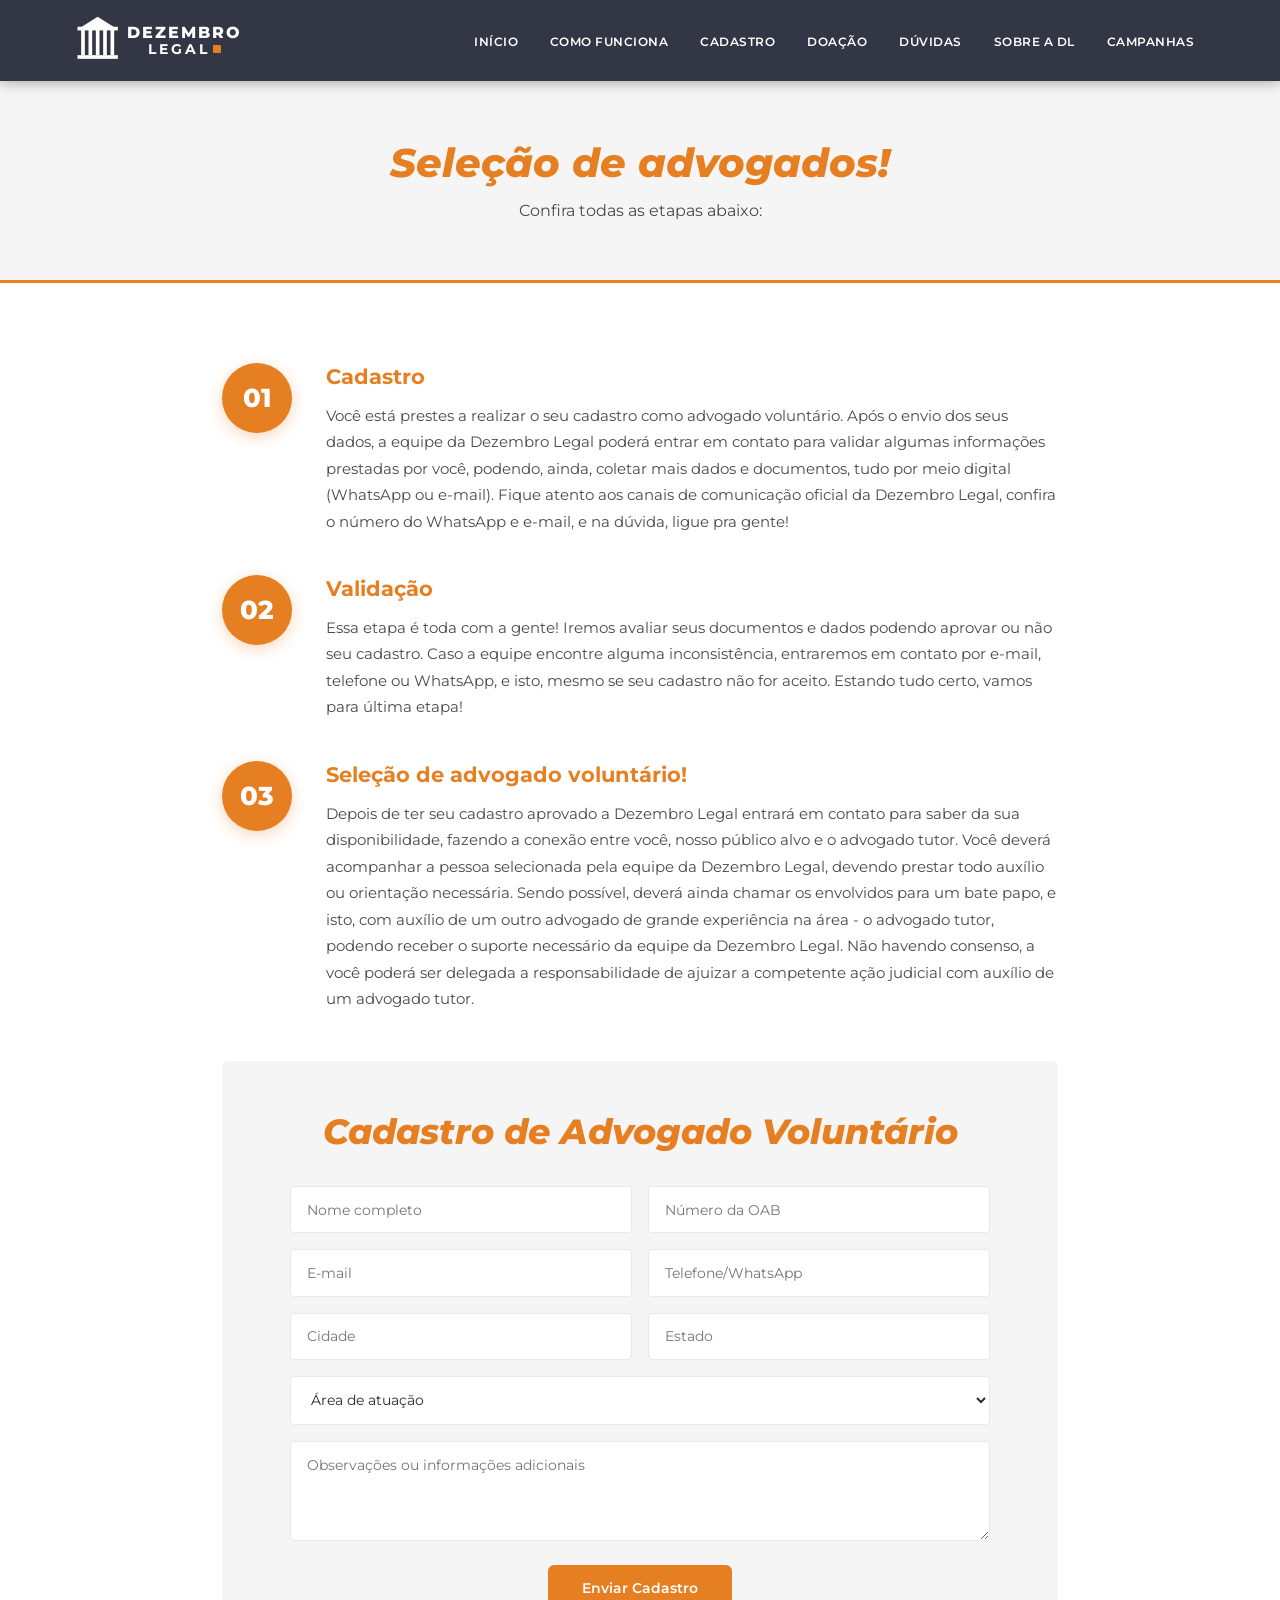
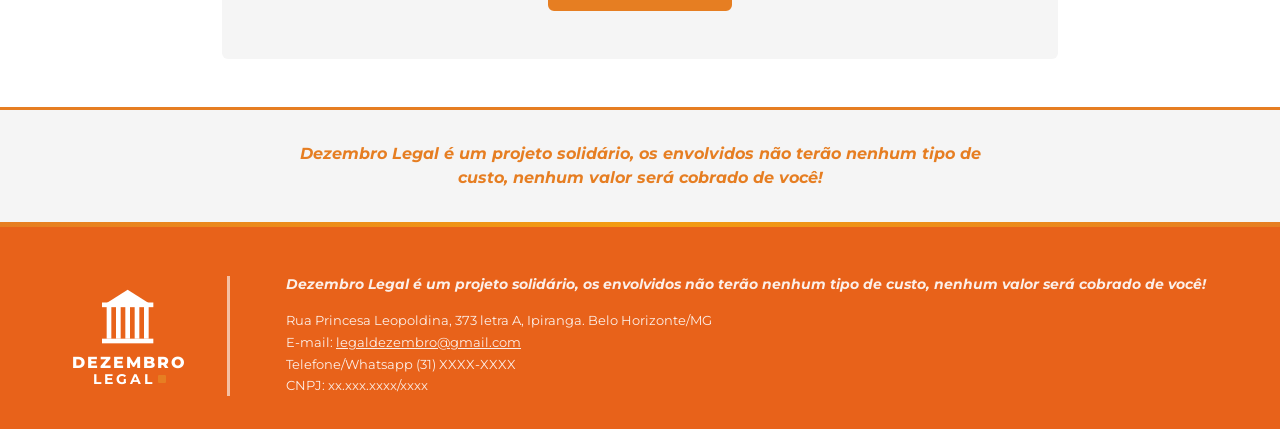
<file: cadastro-advogado.html>
<!DOCTYPE html>
<html lang="pt-BR">
<head>
    <meta charset="UTF-8">
    <meta name="viewport" content="width=device-width, initial-scale=1.0">
    <meta name="description" content="Cadastre-se como advogado voluntário na Dezembro Legal. Ajude pessoas em situação de vulnerabilidade e ganhe experiência prática.">
    <title>Cadastro Advogado | Dezembro Legal</title>
    <link rel="stylesheet" href="style.css">
</head>
<body>

    <div class="overlay"></div>

    <!-- ===== HEADER ===== -->
    <header class="header">
        <div class="container">
            <a href="index.html" class="logo">
                <svg class="logo-icon" viewBox="0 0 60 60" fill="none" xmlns="http://www.w3.org/2000/svg">
                    <rect x="10" y="18" width="4" height="28" fill="white"/>
                    <rect x="18" y="18" width="4" height="28" fill="white"/>
                    <rect x="26" y="18" width="4" height="28" fill="white"/>
                    <rect x="34" y="18" width="4" height="28" fill="white"/>
                    <rect x="42" y="18" width="4" height="28" fill="white"/>
                    <polygon points="28,4 6,18 50,18" fill="white"/>
                    <rect x="6" y="46" width="44" height="4" fill="white"/>
                    <rect x="6" y="15" width="44" height="4" fill="white"/>
                </svg>
                <div class="logo-text">
                    <span class="name">DEZEMBRO</span>
                    <span class="legal">LEGAL<span class="dot"></span></span>
                </div>
            </a>
            <button class="menu-toggle" aria-label="Abrir menu">
                <span></span><span></span><span></span>
            </button>
            <nav class="nav">
                <ul class="nav-list">
                    <li><a href="index.html">INÍCIO</a></li>
                    <li><a href="index.html#como-funciona">COMO FUNCIONA</a></li>
                    <li><a href="index.html#cadastro">CADASTRO</a></li>
                    <li><a href="index.html#doacao">DOAÇÃO</a></li>
                    <li><a href="duvidas.html">DÚVIDAS</a></li>
                    <li><a href="sobre.html">SOBRE A DL</a></li>
                    <li><a href="campanhas.html">CAMPANHAS</a></li>
                </ul>
            </nav>
        </div>
    </header>

    <!-- ===== PAGE HEADER ===== -->
    <section class="page-header">
        <div class="container">
            <h1>Seleção de advogados!</h1>
            <p>Confira todas as etapas abaixo:</p>
        </div>
    </section>

    <!-- ===== STEPS ===== -->
    <section class="cadastro-section fade-in">
        <div class="container">
            <div class="cadastro-steps">
                <div class="cadastro-step">
                    <div class="step-number">01</div>
                    <div class="step-content">
                        <h3>Cadastro</h3>
                        <p>Você está prestes a realizar o seu cadastro como advogado voluntário. Após o envio dos seus dados, a equipe da Dezembro Legal poderá entrar em contato para validar algumas informações prestadas por você, podendo, ainda, coletar mais dados e documentos, tudo por meio digital (WhatsApp ou e-mail). Fique atento aos canais de comunicação oficial da Dezembro Legal, confira o número do WhatsApp e e-mail, e na dúvida, ligue pra gente!</p>
                    </div>
                </div>
                <div class="cadastro-step">
                    <div class="step-number">02</div>
                    <div class="step-content">
                        <h3>Validação</h3>
                        <p>Essa etapa é toda com a gente! Iremos avaliar seus documentos e dados podendo aprovar ou não seu cadastro. Caso a equipe encontre alguma inconsistência, entraremos em contato por e-mail, telefone ou WhatsApp, e isto, mesmo se seu cadastro não for aceito. Estando tudo certo, vamos para última etapa!</p>
                    </div>
                </div>
                <div class="cadastro-step">
                    <div class="step-number">03</div>
                    <div class="step-content">
                        <h3>Seleção de advogado voluntário!</h3>
                        <p>Depois de ter seu cadastro aprovado a Dezembro Legal entrará em contato para saber da sua disponibilidade, fazendo a conexão entre você, nosso público alvo e o advogado tutor. Você deverá acompanhar a pessoa selecionada pela equipe da Dezembro Legal, devendo prestar todo auxílio ou orientação necessária. Sendo possível, deverá ainda chamar os envolvidos para um bate papo, e isto, com auxílio de um outro advogado de grande experiência na área - o advogado tutor, podendo receber o suporte necessário da equipe da Dezembro Legal. Não havendo consenso, a você poderá ser delegada a responsabilidade de ajuizar a competente ação judicial com auxílio de um advogado tutor.</p>
                    </div>
                </div>
            </div>

            <!-- ===== FORM ===== -->
            <div class="cadastro-form-section fade-in">
                <h2 class="section-title" style="margin-bottom: 2rem;">Cadastro de Advogado Voluntário</h2>
                <form class="cadastro-form" id="cadastroAdvogadoForm">
                    <input type="text" placeholder="Nome completo" required>
                    <input type="text" placeholder="Número da OAB" required>
                    <input type="email" placeholder="E-mail" required>
                    <input type="tel" placeholder="Telefone/WhatsApp" required>
                    <input type="text" placeholder="Cidade" required>
                    <input type="text" placeholder="Estado" required>
                    <select class="full-width" required>
                        <option value="" disabled selected>Área de atuação</option>
                        <option value="civil">Direito Civil</option>
                        <option value="trabalhista">Direito Trabalhista</option>
                        <option value="familia">Direito de Família</option>
                        <option value="criminal">Direito Criminal</option>
                        <option value="consumidor">Direito do Consumidor</option>
                        <option value="previdenciario">Direito Previdenciário</option>
                        <option value="administrativo">Direito Administrativo</option>
                        <option value="outro">Outro</option>
                    </select>
                    <textarea class="full-width" placeholder="Observações ou informações adicionais"></textarea>
                    <button type="submit" class="btn btn-primary">Enviar Cadastro</button>
                </form>
                <div class="cadastro-success">
                    <p>✅ Tudo certo! Iremos te retornar em breve!</p>
                </div>
            </div>
        </div>
    </section>

    <!-- ===== SOLIDARITY BANNER ===== -->
    <section class="solidarity-banner">
        <div class="container">
            <p>Dezembro Legal é um projeto solidário, os envolvidos não terão nenhum tipo de custo, nenhum valor será cobrado de você!</p>
        </div>
    </section>

    <!-- ===== FOOTER ===== -->
    <div class="footer-bar"></div>
    <footer class="footer">
        <div class="container">
            <div class="footer-inner">
                <div class="footer-logo">
                    <svg class="logo-icon" viewBox="0 0 60 60" fill="none" xmlns="http://www.w3.org/2000/svg">
                        <rect x="10" y="18" width="4" height="28" fill="white"/>
                        <rect x="18" y="18" width="4" height="28" fill="white"/>
                        <rect x="26" y="18" width="4" height="28" fill="white"/>
                        <rect x="34" y="18" width="4" height="28" fill="white"/>
                        <rect x="42" y="18" width="4" height="28" fill="white"/>
                        <polygon points="28,4 6,18 50,18" fill="white"/>
                        <rect x="6" y="46" width="44" height="4" fill="white"/>
                        <rect x="6" y="15" width="44" height="4" fill="white"/>
                    </svg>
                    <div class="logo-text">
                        <span class="name">DEZEMBRO</span>
                        <span class="legal">LEGAL<span class="dot"></span></span>
                    </div>
                </div>
                <div class="footer-divider"></div>
                <div class="footer-info">
                    <p class="solidarity"><em>Dezembro Legal é um projeto solidário, os envolvidos não terão nenhum tipo de custo, nenhum valor será cobrado de você!</em></p>
                    <p>Rua Princesa Leopoldina, 373 letra A, Ipiranga. Belo Horizonte/MG</p>
                    <p>E-mail: <a href="mailto:legaldezembro@gmail.com">legaldezembro@gmail.com</a></p>
                    <p>Telefone/Whatsapp (31) XXXX-XXXX</p>
                    <p>CNPJ: xx.xxx.xxxx/xxxx</p>
                </div>
            </div>
        </div>
    </footer>

    <button class="scroll-top" aria-label="Voltar ao topo">▲</button>
    <script src="script.js"></script>
</body>
</html>
</file>
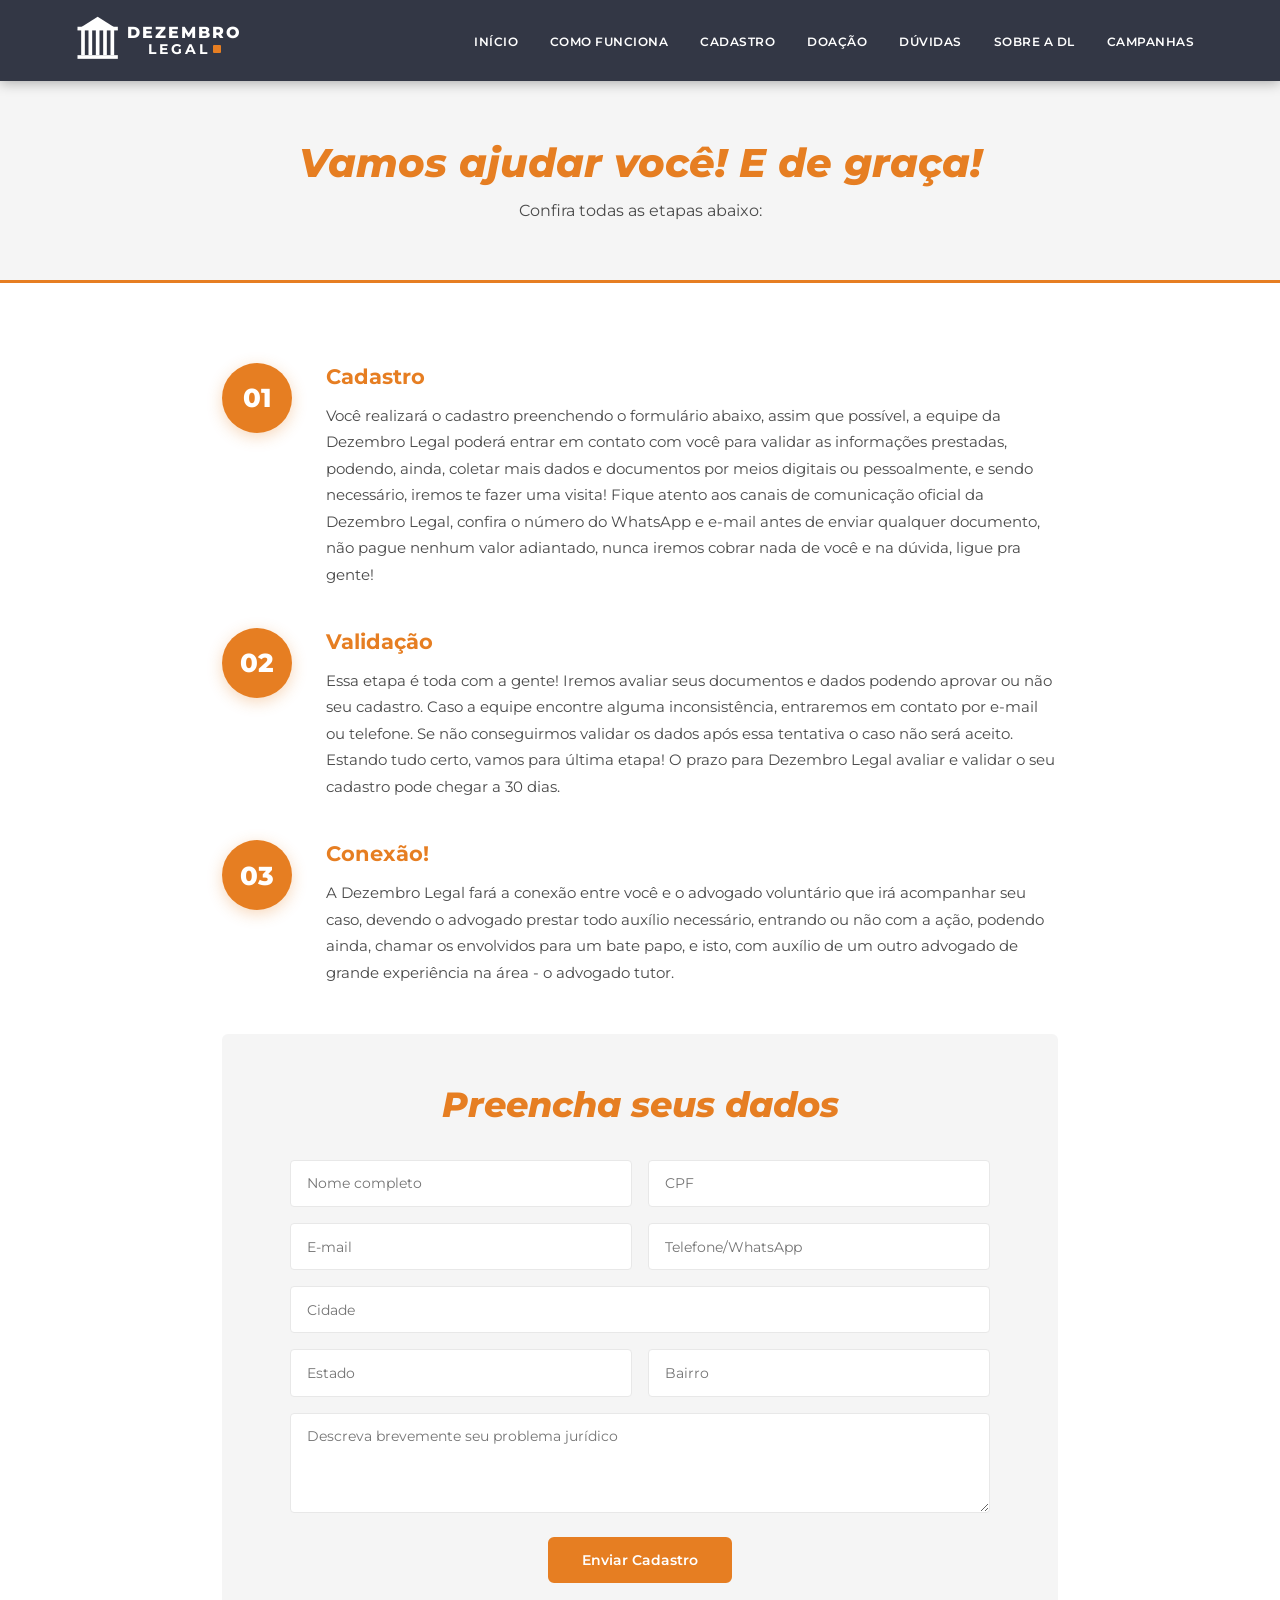
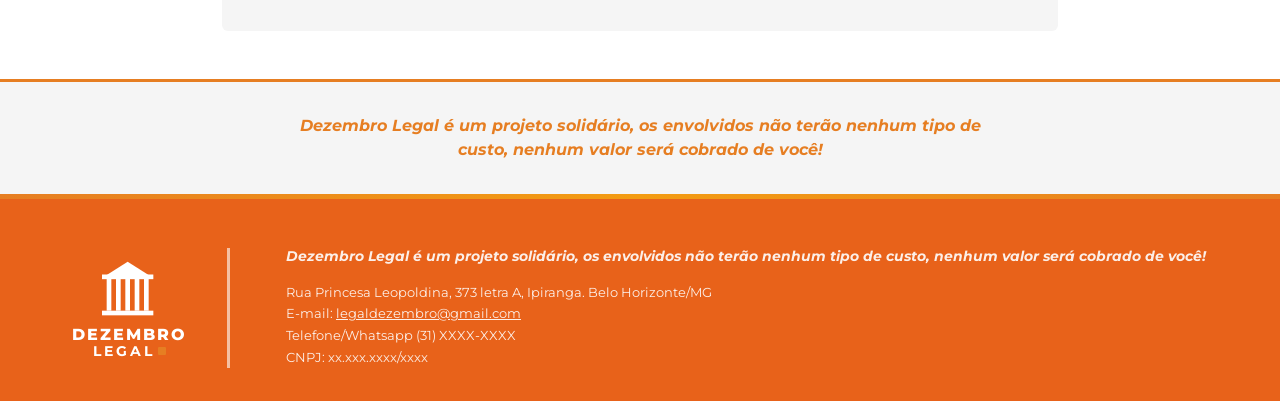
<file: cadastro-pessoa.html>
<!DOCTYPE html>
<html lang="pt-BR">
<head>
    <meta charset="UTF-8">
    <meta name="viewport" content="width=device-width, initial-scale=1.0">
    <meta name="description" content="Cadastre-se na Dezembro Legal para receber auxílio jurídico gratuito. Ajudamos pessoas em situação de vulnerabilidade.">
    <title>Cadastro PESSOA | Dezembro Legal</title>
    <link rel="stylesheet" href="style.css">
</head>
<body>

    <div class="overlay"></div>

    <!-- ===== HEADER ===== -->
    <header class="header">
        <div class="container">
            <a href="index.html" class="logo">
                <svg class="logo-icon" viewBox="0 0 60 60" fill="none" xmlns="http://www.w3.org/2000/svg">
                    <rect x="10" y="18" width="4" height="28" fill="white"/>
                    <rect x="18" y="18" width="4" height="28" fill="white"/>
                    <rect x="26" y="18" width="4" height="28" fill="white"/>
                    <rect x="34" y="18" width="4" height="28" fill="white"/>
                    <rect x="42" y="18" width="4" height="28" fill="white"/>
                    <polygon points="28,4 6,18 50,18" fill="white"/>
                    <rect x="6" y="46" width="44" height="4" fill="white"/>
                    <rect x="6" y="15" width="44" height="4" fill="white"/>
                </svg>
                <div class="logo-text">
                    <span class="name">DEZEMBRO</span>
                    <span class="legal">LEGAL<span class="dot"></span></span>
                </div>
            </a>
            <button class="menu-toggle" aria-label="Abrir menu">
                <span></span><span></span><span></span>
            </button>
            <nav class="nav">
                <ul class="nav-list">
                    <li><a href="index.html">INÍCIO</a></li>
                    <li><a href="index.html#como-funciona">COMO FUNCIONA</a></li>
                    <li><a href="index.html#cadastro">CADASTRO</a></li>
                    <li><a href="index.html#doacao">DOAÇÃO</a></li>
                    <li><a href="duvidas.html">DÚVIDAS</a></li>
                    <li><a href="sobre.html">SOBRE A DL</a></li>
                    <li><a href="campanhas.html">CAMPANHAS</a></li>
                </ul>
            </nav>
        </div>
    </header>

    <!-- ===== PAGE HEADER ===== -->
    <section class="page-header">
        <div class="container">
            <h1>Vamos ajudar você! E de graça!</h1>
            <p>Confira todas as etapas abaixo:</p>
        </div>
    </section>

    <!-- ===== STEPS ===== -->
    <section class="cadastro-section fade-in">
        <div class="container">
            <div class="cadastro-steps">
                <div class="cadastro-step">
                    <div class="step-number">01</div>
                    <div class="step-content">
                        <h3>Cadastro</h3>
                        <p>Você realizará o cadastro preenchendo o formulário abaixo, assim que possível, a equipe da Dezembro Legal poderá entrar em contato com você para validar as informações prestadas, podendo, ainda, coletar mais dados e documentos por meios digitais ou pessoalmente, e sendo necessário, iremos te fazer uma visita! Fique atento aos canais de comunicação oficial da Dezembro Legal, confira o número do WhatsApp e e-mail antes de enviar qualquer documento, não pague nenhum valor adiantado, nunca iremos cobrar nada de você e na dúvida, ligue pra gente!</p>
                    </div>
                </div>
                <div class="cadastro-step">
                    <div class="step-number">02</div>
                    <div class="step-content">
                        <h3>Validação</h3>
                        <p>Essa etapa é toda com a gente! Iremos avaliar seus documentos e dados podendo aprovar ou não seu cadastro. Caso a equipe encontre alguma inconsistência, entraremos em contato por e-mail ou telefone. Se não conseguirmos validar os dados após essa tentativa o caso não será aceito. Estando tudo certo, vamos para última etapa! O prazo para Dezembro Legal avaliar e validar o seu cadastro pode chegar a 30 dias.</p>
                    </div>
                </div>
                <div class="cadastro-step">
                    <div class="step-number">03</div>
                    <div class="step-content">
                        <h3>Conexão!</h3>
                        <p>A Dezembro Legal fará a conexão entre você e o advogado voluntário que irá acompanhar seu caso, devendo o advogado prestar todo auxílio necessário, entrando ou não com a ação, podendo ainda, chamar os envolvidos para um bate papo, e isto, com auxílio de um outro advogado de grande experiência na área - o advogado tutor.</p>
                    </div>
                </div>
            </div>

            <!-- ===== FORM ===== -->
            <div class="cadastro-form-section fade-in">
                <h2 class="section-title" style="margin-bottom: 2rem;">Preencha seus dados</h2>
                <form class="cadastro-form" id="cadastroPessoaForm">
                    <input type="text" placeholder="Nome completo" required>
                    <input type="text" placeholder="CPF" required>
                    <input type="email" placeholder="E-mail" required>
                    <input type="tel" placeholder="Telefone/WhatsApp" required>
                    <input type="text" placeholder="Cidade" class="full-width" required>
                    <input type="text" placeholder="Estado" required>
                    <input type="text" placeholder="Bairro" required>
                    <textarea class="full-width" placeholder="Descreva brevemente seu problema jurídico" required></textarea>
                    <button type="submit" class="btn btn-primary">Enviar Cadastro</button>
                </form>
                <div class="cadastro-success">
                    <p>✅ Cadastro enviado! O prazo de resposta poderá demorar de 7 a 30 dias, aguarde.</p>
                </div>
            </div>
        </div>
    </section>

    <!-- ===== SOLIDARITY BANNER ===== -->
    <section class="solidarity-banner">
        <div class="container">
            <p>Dezembro Legal é um projeto solidário, os envolvidos não terão nenhum tipo de custo, nenhum valor será cobrado de você!</p>
        </div>
    </section>

    <!-- ===== FOOTER ===== -->
    <div class="footer-bar"></div>
    <footer class="footer">
        <div class="container">
            <div class="footer-inner">
                <div class="footer-logo">
                    <svg class="logo-icon" viewBox="0 0 60 60" fill="none" xmlns="http://www.w3.org/2000/svg">
                        <rect x="10" y="18" width="4" height="28" fill="white"/>
                        <rect x="18" y="18" width="4" height="28" fill="white"/>
                        <rect x="26" y="18" width="4" height="28" fill="white"/>
                        <rect x="34" y="18" width="4" height="28" fill="white"/>
                        <rect x="42" y="18" width="4" height="28" fill="white"/>
                        <polygon points="28,4 6,18 50,18" fill="white"/>
                        <rect x="6" y="46" width="44" height="4" fill="white"/>
                        <rect x="6" y="15" width="44" height="4" fill="white"/>
                    </svg>
                    <div class="logo-text">
                        <span class="name">DEZEMBRO</span>
                        <span class="legal">LEGAL<span class="dot"></span></span>
                    </div>
                </div>
                <div class="footer-divider"></div>
                <div class="footer-info">
                    <p class="solidarity"><em>Dezembro Legal é um projeto solidário, os envolvidos não terão nenhum tipo de custo, nenhum valor será cobrado de você!</em></p>
                    <p>Rua Princesa Leopoldina, 373 letra A, Ipiranga. Belo Horizonte/MG</p>
                    <p>E-mail: <a href="mailto:legaldezembro@gmail.com">legaldezembro@gmail.com</a></p>
                    <p>Telefone/Whatsapp (31) XXXX-XXXX</p>
                    <p>CNPJ: xx.xxx.xxxx/xxxx</p>
                </div>
            </div>
        </div>
    </footer>

    <button class="scroll-top" aria-label="Voltar ao topo">▲</button>
    <script src="script.js"></script>
</body>
</html>
</file>
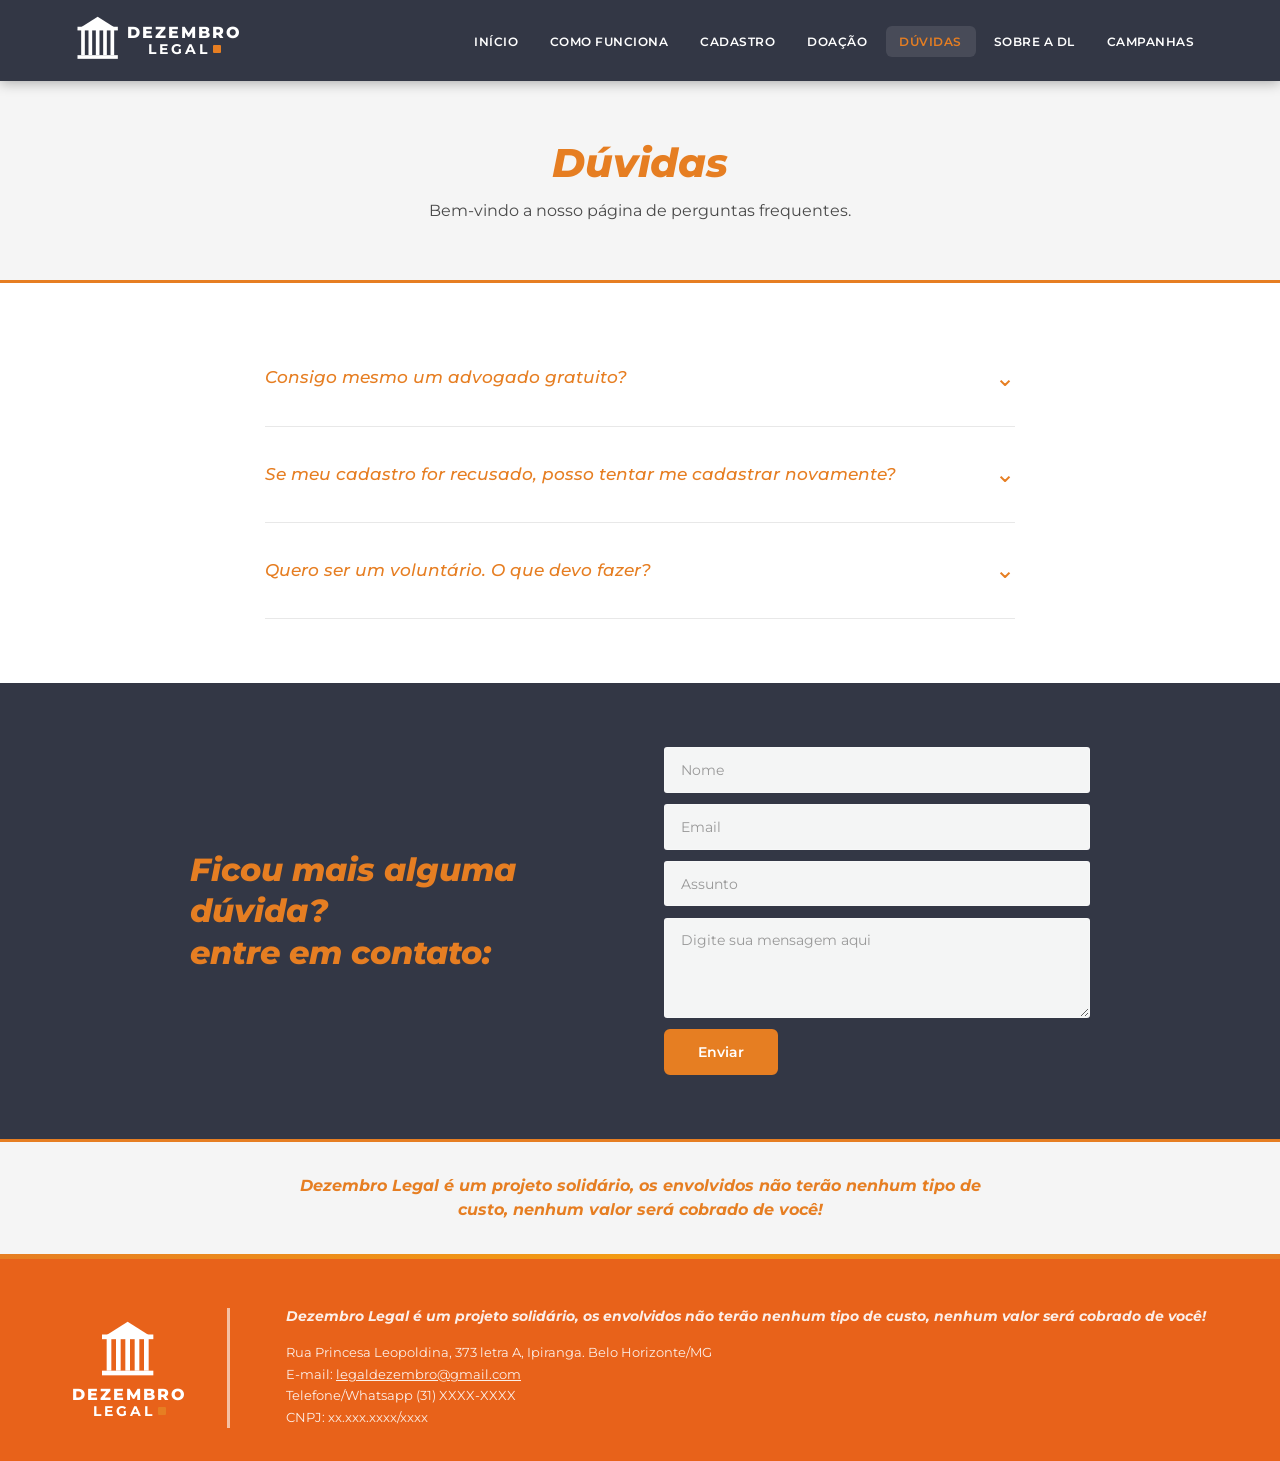
<file: duvidas.html>
<!DOCTYPE html>
<html lang="pt-BR">
<head>
    <meta charset="UTF-8">
    <meta name="viewport" content="width=device-width, initial-scale=1.0">
    <meta name="description" content="Perguntas frequentes sobre a Dezembro Legal. Saiba como conseguir um advogado gratuito, como se cadastrar e como ser voluntário.">
    <title>DÚVIDAS | Dezembro Legal</title>
    <link rel="stylesheet" href="style.css">
</head>
<body>

    <div class="overlay"></div>

    <!-- ===== HEADER ===== -->
    <header class="header">
        <div class="container">
            <a href="index.html" class="logo">
                <svg class="logo-icon" viewBox="0 0 60 60" fill="none" xmlns="http://www.w3.org/2000/svg">
                    <rect x="10" y="18" width="4" height="28" fill="white"/>
                    <rect x="18" y="18" width="4" height="28" fill="white"/>
                    <rect x="26" y="18" width="4" height="28" fill="white"/>
                    <rect x="34" y="18" width="4" height="28" fill="white"/>
                    <rect x="42" y="18" width="4" height="28" fill="white"/>
                    <polygon points="28,4 6,18 50,18" fill="white"/>
                    <rect x="6" y="46" width="44" height="4" fill="white"/>
                    <rect x="6" y="15" width="44" height="4" fill="white"/>
                </svg>
                <div class="logo-text">
                    <span class="name">DEZEMBRO</span>
                    <span class="legal">LEGAL<span class="dot"></span></span>
                </div>
            </a>
            <button class="menu-toggle" aria-label="Abrir menu">
                <span></span><span></span><span></span>
            </button>
            <nav class="nav">
                <ul class="nav-list">
                    <li><a href="index.html">INÍCIO</a></li>
                    <li><a href="index.html#como-funciona">COMO FUNCIONA</a></li>
                    <li><a href="index.html#cadastro">CADASTRO</a></li>
                    <li><a href="index.html#doacao">DOAÇÃO</a></li>
                    <li><a href="duvidas.html" class="active">DÚVIDAS</a></li>
                    <li><a href="sobre.html">SOBRE A DL</a></li>
                    <li><a href="campanhas.html">CAMPANHAS</a></li>
                </ul>
            </nav>
        </div>
    </header>

    <!-- ===== PAGE HEADER ===== -->
    <section class="page-header">
        <div class="container">
            <h1>Dúvidas</h1>
            <p>Bem-vindo a nosso página de perguntas frequentes.</p>
        </div>
    </section>

    <!-- ===== FAQ ===== -->
    <section class="faq-section fade-in">
        <div class="container">
            <div class="faq-list">
                <div class="faq-item">
                    <div class="faq-question">
                        <h3>Consigo mesmo um advogado gratuito?</h3>
                        <span class="faq-toggle">⌄</span>
                    </div>
                    <div class="faq-answer">
                        <p>Sim! A Dezembro Legal irá te ajudar e sem nenhum custo, NUNCA iremos cobrar de você.</p>
                    </div>
                </div>

                <div class="faq-item">
                    <div class="faq-question">
                        <h3>Se meu cadastro for recusado, posso tentar me cadastrar novamente?</h3>
                        <span class="faq-toggle">⌄</span>
                    </div>
                    <div class="faq-answer">
                        <p>Sim! Provavelmente seu cadastro foi recusado porque você deixou de entregar alguma documentação necessária, as informações prestadas por você foram insuficientes ou infelizmente não temos advogados para o seu problema. Se quiser tentar novamente, basta clicar no link acima "cadastro" e seguir o passo a passo que uma equipe vai fazer contato com você!</p>
                    </div>
                </div>

                <div class="faq-item">
                    <div class="faq-question">
                        <h3>Quero ser um voluntário. O que devo fazer?</h3>
                        <span class="faq-toggle">⌄</span>
                    </div>
                    <div class="faq-answer">
                        <p>Nossa, que ótima notícia! Ficamos muito felizes que tenha decidido ajudar, mas, lembre-se, enquanto advogado voluntário você terá algumas responsabilidades. Lembre-se que estamos tratando de pessoas em situação de vulnerabilidade e elas contam com você! Para seguir atuando como voluntário, basta se cadastrar clicando no link "cadastro" no menu acima.</p>
                    </div>
                </div>
            </div>
        </div>
    </section>

    <!-- ===== CONTACT SECTION ===== -->
    <section class="contact-section fade-in">
        <div class="container">
            <div class="contact-inner">
                <div class="contact-heading">
                    <h2>Ficou mais alguma dúvida?<br>entre em contato:</h2>
                </div>
                <form class="contact-form" id="contactForm">
                    <input type="text" placeholder="Nome" required>
                    <input type="email" placeholder="Email" required>
                    <input type="text" placeholder="Assunto" required>
                    <textarea placeholder="Digite sua mensagem aqui" required></textarea>
                    <button type="submit" class="btn btn-primary">Enviar</button>
                </form>
            </div>
        </div>
    </section>

    <!-- ===== SOLIDARITY BANNER ===== -->
    <section class="solidarity-banner">
        <div class="container">
            <p>Dezembro Legal é um projeto solidário, os envolvidos não terão nenhum tipo de custo, nenhum valor será cobrado de você!</p>
        </div>
    </section>

    <!-- ===== FOOTER ===== -->
    <div class="footer-bar"></div>
    <footer class="footer">
        <div class="container">
            <div class="footer-inner">
                <div class="footer-logo">
                    <svg class="logo-icon" viewBox="0 0 60 60" fill="none" xmlns="http://www.w3.org/2000/svg">
                        <rect x="10" y="18" width="4" height="28" fill="white"/>
                        <rect x="18" y="18" width="4" height="28" fill="white"/>
                        <rect x="26" y="18" width="4" height="28" fill="white"/>
                        <rect x="34" y="18" width="4" height="28" fill="white"/>
                        <rect x="42" y="18" width="4" height="28" fill="white"/>
                        <polygon points="28,4 6,18 50,18" fill="white"/>
                        <rect x="6" y="46" width="44" height="4" fill="white"/>
                        <rect x="6" y="15" width="44" height="4" fill="white"/>
                    </svg>
                    <div class="logo-text">
                        <span class="name">DEZEMBRO</span>
                        <span class="legal">LEGAL<span class="dot"></span></span>
                    </div>
                </div>
                <div class="footer-divider"></div>
                <div class="footer-info">
                    <p class="solidarity"><em>Dezembro Legal é um projeto solidário, os envolvidos não terão nenhum tipo de custo, nenhum valor será cobrado de você!</em></p>
                    <p>Rua Princesa Leopoldina, 373 letra A, Ipiranga. Belo Horizonte/MG</p>
                    <p>E-mail: <a href="mailto:legaldezembro@gmail.com">legaldezembro@gmail.com</a></p>
                    <p>Telefone/Whatsapp (31) XXXX-XXXX</p>
                    <p>CNPJ: xx.xxx.xxxx/xxxx</p>
                </div>
            </div>
        </div>
    </footer>

    <button class="scroll-top" aria-label="Voltar ao topo">▲</button>
    <script src="script.js"></script>
</body>
</html>
</file>
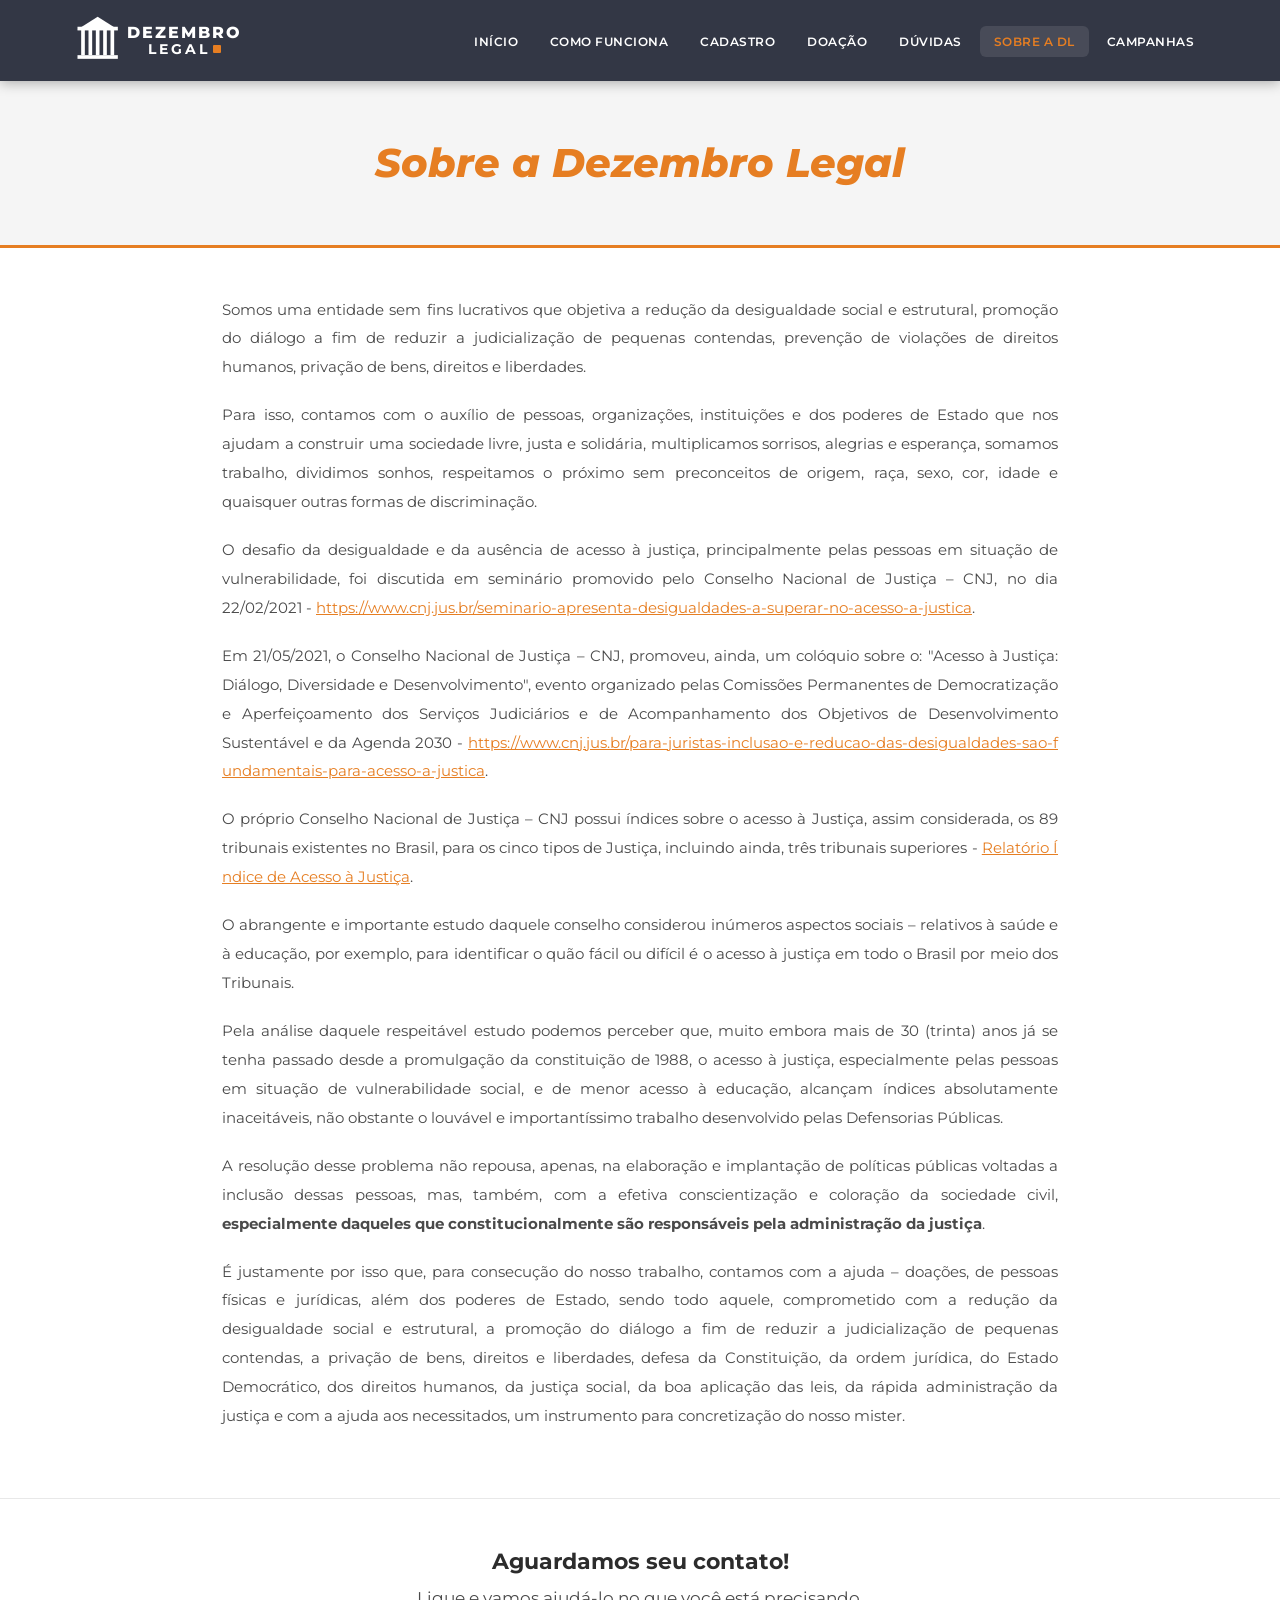
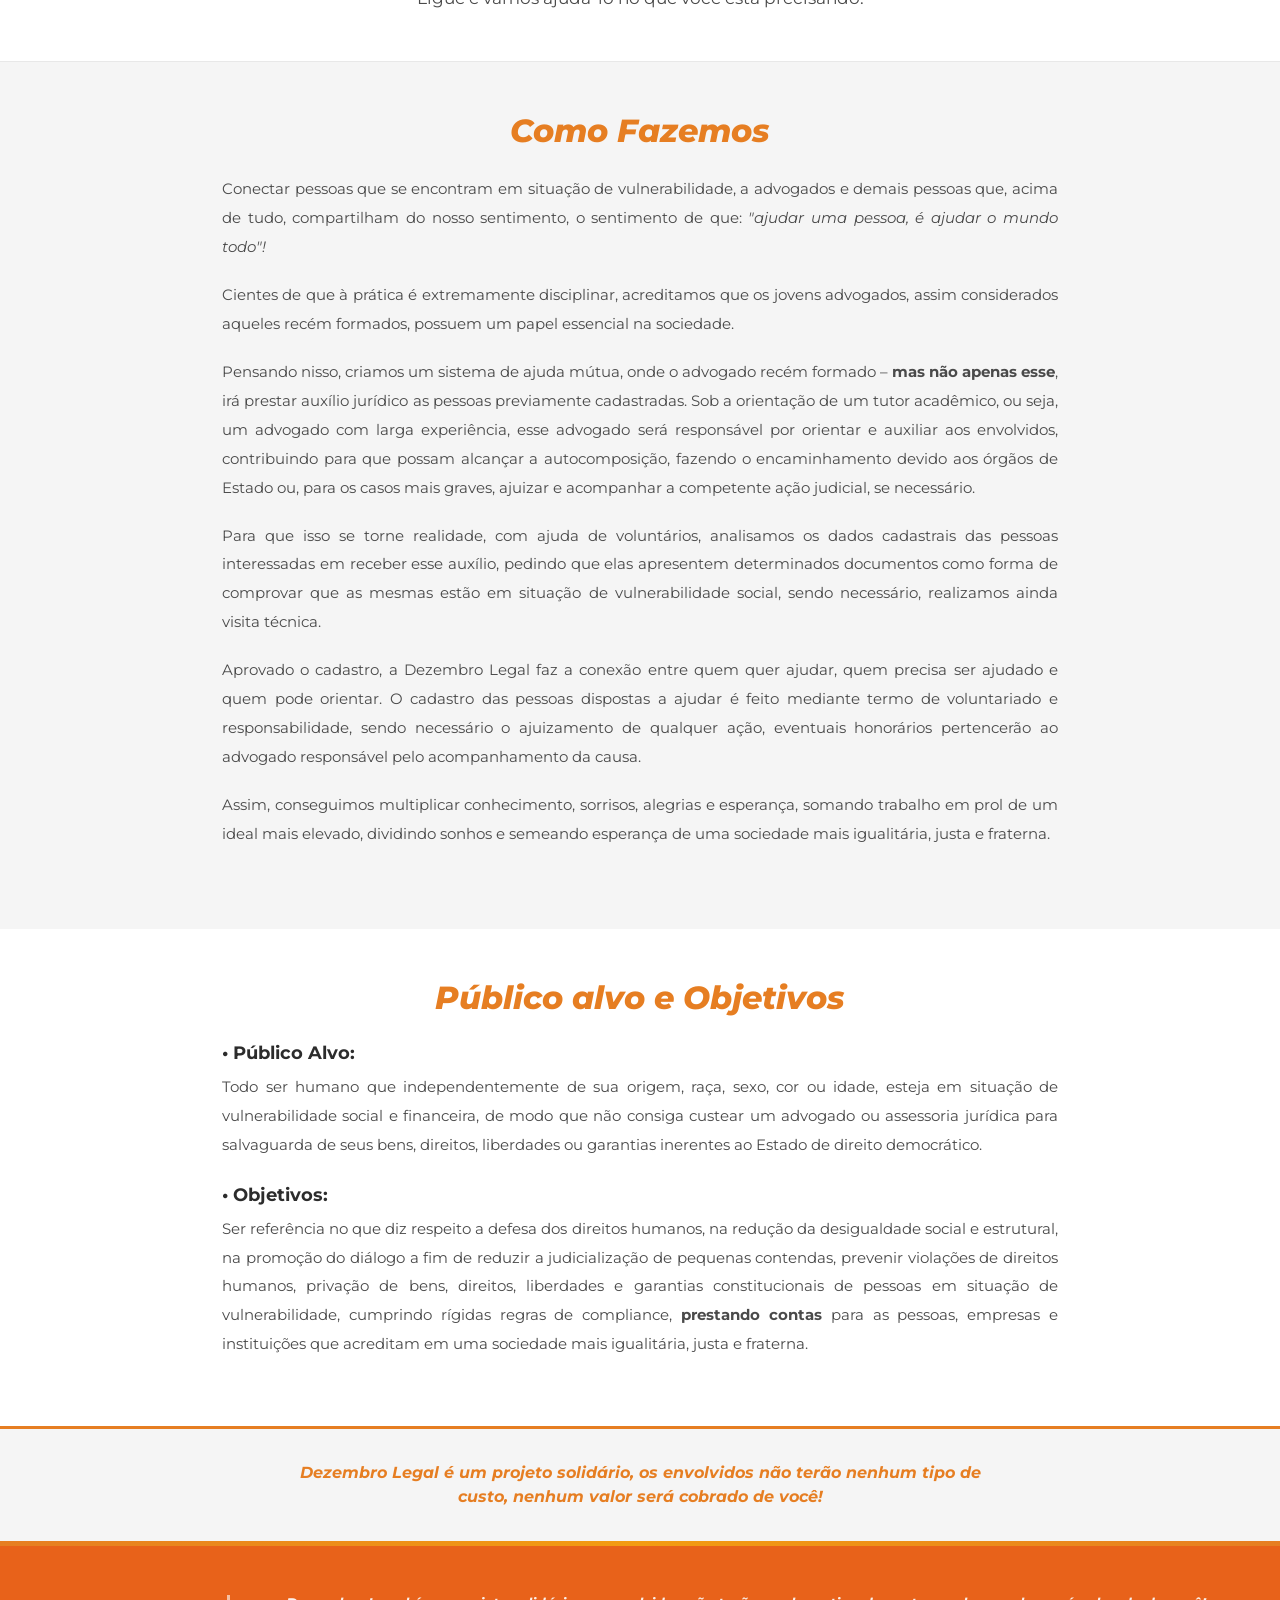
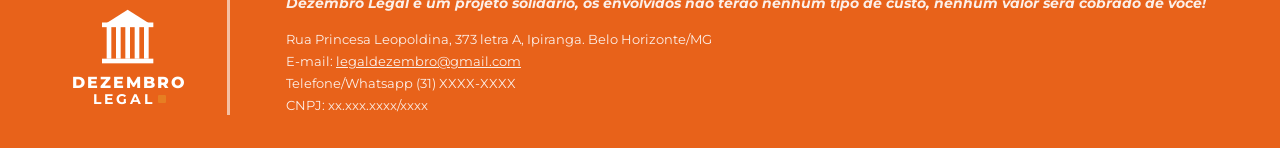
<file: sobre.html>
<!DOCTYPE html>
<html lang="pt-BR">
<head>
    <meta charset="UTF-8">
    <meta name="viewport" content="width=device-width, initial-scale=1.0">
    <meta name="description" content="Conheça a Dezembro Legal, ONG que conecta pessoas vulneráveis com advogados voluntários. Saiba mais sobre nossa missão e como fazemos.">
    <title>SOBRE A DL | Dezembro Legal</title>
    <link rel="stylesheet" href="style.css">
</head>
<body>

    <div class="overlay"></div>

    <!-- ===== HEADER ===== -->
    <header class="header">
        <div class="container">
            <a href="index.html" class="logo">
                <svg class="logo-icon" viewBox="0 0 60 60" fill="none" xmlns="http://www.w3.org/2000/svg">
                    <rect x="10" y="18" width="4" height="28" fill="white"/>
                    <rect x="18" y="18" width="4" height="28" fill="white"/>
                    <rect x="26" y="18" width="4" height="28" fill="white"/>
                    <rect x="34" y="18" width="4" height="28" fill="white"/>
                    <rect x="42" y="18" width="4" height="28" fill="white"/>
                    <polygon points="28,4 6,18 50,18" fill="white"/>
                    <rect x="6" y="46" width="44" height="4" fill="white"/>
                    <rect x="6" y="15" width="44" height="4" fill="white"/>
                </svg>
                <div class="logo-text">
                    <span class="name">DEZEMBRO</span>
                    <span class="legal">LEGAL<span class="dot"></span></span>
                </div>
            </a>
            <button class="menu-toggle" aria-label="Abrir menu">
                <span></span><span></span><span></span>
            </button>
            <nav class="nav">
                <ul class="nav-list">
                    <li><a href="index.html">INÍCIO</a></li>
                    <li><a href="index.html#como-funciona">COMO FUNCIONA</a></li>
                    <li><a href="index.html#cadastro">CADASTRO</a></li>
                    <li><a href="index.html#doacao">DOAÇÃO</a></li>
                    <li><a href="duvidas.html">DÚVIDAS</a></li>
                    <li><a href="sobre.html" class="active">SOBRE A DL</a></li>
                    <li><a href="campanhas.html">CAMPANHAS</a></li>
                </ul>
            </nav>
        </div>
    </header>

    <!-- ===== PAGE HEADER ===== -->
    <section class="page-header">
        <div class="container">
            <h1>Sobre a Dezembro Legal</h1>
        </div>
    </section>

    <!-- ===== ABOUT CONTENT ===== -->
    <section class="about-content fade-in">
        <div class="container">
            <div class="about-text">
                <p>Somos uma entidade sem fins lucrativos que objetiva a redução da desigualdade social e estrutural, promoção do diálogo a fim de reduzir a judicialização de pequenas contendas, prevenção de violações de direitos humanos, privação de bens, direitos e liberdades.</p>
                
                <p>Para isso, contamos com o auxílio de pessoas, organizações, instituições e dos poderes de Estado que nos ajudam a construir uma sociedade livre, justa e solidária, multiplicamos sorrisos, alegrias e esperança, somamos trabalho, dividimos sonhos, respeitamos o próximo sem preconceitos de origem, raça, sexo, cor, idade e quaisquer outras formas de discriminação.</p>
                
                <p>O desafio da desigualdade e da ausência de acesso à justiça, principalmente pelas pessoas em situação de vulnerabilidade, foi discutida em seminário promovido pelo Conselho Nacional de Justiça – CNJ, no dia 22/02/2021 - <a href="https://www.cnj.jus.br/seminario-apresenta-desigualdades-a-superar-no-acesso-a-justica" target="_blank">https://www.cnj.jus.br/seminario-apresenta-desigualdades-a-superar-no-acesso-a-justica</a>.</p>
                
                <p>Em 21/05/2021, o Conselho Nacional de Justiça – CNJ, promoveu, ainda, um colóquio sobre o: "Acesso à Justiça: Diálogo, Diversidade e Desenvolvimento", evento organizado pelas Comissões Permanentes de Democratização e Aperfeiçoamento dos Serviços Judiciários e de Acompanhamento dos Objetivos de Desenvolvimento Sustentável e da Agenda 2030 - <a href="https://www.cnj.jus.br/para-juristas-inclusao-e-reducao-das-desigualdades-sao-fundamentais-para-acesso-a-justica" target="_blank">https://www.cnj.jus.br/para-juristas-inclusao-e-reducao-das-desigualdades-sao-fundamentais-para-acesso-a-justica</a>.</p>
                
                <p>O próprio Conselho Nacional de Justiça – CNJ possui índices sobre o acesso à Justiça, assim considerada, os 89 tribunais existentes no Brasil, para os cinco tipos de Justiça, incluindo ainda, três tribunais superiores - <a href="https://www.cnj.jus.br/wp-content/uploads/2021/02/Relatorio_Indice-de-Acesso-a-Justica_LIODS_22-2-2021.pdf" target="_blank">Relatório Índice de Acesso à Justiça</a>.</p>
                
                <p>O abrangente e importante estudo daquele conselho considerou inúmeros aspectos sociais – relativos à saúde e à educação, por exemplo, para identificar o quão fácil ou difícil é o acesso à justiça em todo o Brasil por meio dos Tribunais.</p>
                
                <p>Pela análise daquele respeitável estudo podemos perceber que, muito embora mais de 30 (trinta) anos já se tenha passado desde a promulgação da constituição de 1988, o acesso à justiça, especialmente pelas pessoas em situação de vulnerabilidade social, e de menor acesso à educação, alcançam índices absolutamente inaceitáveis, não obstante o louvável e importantíssimo trabalho desenvolvido pelas Defensorias Públicas.</p>
                
                <p>A resolução desse problema não repousa, apenas, na elaboração e implantação de políticas públicas voltadas a inclusão dessas pessoas, mas, também, com a efetiva conscientização e coloração da sociedade civil, <strong>especialmente daqueles que constitucionalmente são responsáveis pela administração da justiça</strong>.</p>
                
                <p>É justamente por isso que, para consecução do nosso trabalho, contamos com a ajuda – doações, de pessoas físicas e jurídicas, além dos poderes de Estado, sendo todo aquele, comprometido com a redução da desigualdade social e estrutural, a promoção do diálogo a fim de reduzir a judicialização de pequenas contendas, a privação de bens, direitos e liberdades, defesa da Constituição, da ordem jurídica, do Estado Democrático, dos direitos humanos, da justiça social, da boa aplicação das leis, da rápida administração da justiça e com a ajuda aos necessitados, um instrumento para concretização do nosso mister.</p>
            </div>
        </div>
    </section>

    <!-- ===== CALLOUT ===== -->
    <section class="about-callout fade-in">
        <div class="container">
            <h3>Aguardamos seu contato!</h3>
            <p>Ligue e vamos ajudá-lo no que você está precisando.</p>
        </div>
    </section>

    <!-- ===== COMO FAZEMOS ===== -->
    <section class="como-fazemos fade-in">
        <div class="container">
            <h2>Como Fazemos</h2>
            <div class="about-text">
                <p>Conectar pessoas que se encontram em situação de vulnerabilidade, a advogados e demais pessoas que, acima de tudo, compartilham do nosso sentimento, o sentimento de que: <em>"ajudar uma pessoa, é ajudar o mundo todo"!</em></p>
                
                <p>Cientes de que à prática é extremamente disciplinar, acreditamos que os jovens advogados, assim considerados aqueles recém formados, possuem um papel essencial na sociedade.</p>
                
                <p>Pensando nisso, criamos um sistema de ajuda mútua, onde o advogado recém formado – <strong>mas não apenas esse</strong>, irá prestar auxílio jurídico as pessoas previamente cadastradas. Sob a orientação de um tutor acadêmico, ou seja, um advogado com larga experiência, esse advogado será responsável por orientar e auxiliar aos envolvidos, contribuindo para que possam alcançar a autocomposição, fazendo o encaminhamento devido aos órgãos de Estado ou, para os casos mais graves, ajuizar e acompanhar a competente ação judicial, se necessário.</p>
                
                <p>Para que isso se torne realidade, com ajuda de voluntários, analisamos os dados cadastrais das pessoas interessadas em receber esse auxílio, pedindo que elas apresentem determinados documentos como forma de comprovar que as mesmas estão em situação de vulnerabilidade social, sendo necessário, realizamos ainda visita técnica.</p>
                
                <p>Aprovado o cadastro, a Dezembro Legal faz a conexão entre quem quer ajudar, quem precisa ser ajudado e quem pode orientar. O cadastro das pessoas dispostas a ajudar é feito mediante termo de voluntariado e responsabilidade, sendo necessário o ajuizamento de qualquer ação, eventuais honorários pertencerão ao advogado responsável pelo acompanhamento da causa.</p>
                
                <p>Assim, conseguimos multiplicar conhecimento, sorrisos, alegrias e esperança, somando trabalho em prol de um ideal mais elevado, dividindo sonhos e semeando esperança de uma sociedade mais igualitária, justa e fraterna.</p>
            </div>
        </div>
    </section>

    <!-- ===== PÚBLICO ALVO ===== -->
    <section class="publico-section fade-in">
        <div class="container">
            <h2 style="font-size: 2rem; color: var(--orange); text-align: center; font-style: italic; font-weight: 800; margin-bottom: 1.5rem;">Público alvo e Objetivos</h2>
            <div class="about-text">
                <h4 style="font-weight: 700; color: #2c2c2c; margin-bottom: 0.5rem;">• Público Alvo:</h4>
                <p>Todo ser humano que independentemente de sua origem, raça, sexo, cor ou idade, esteja em situação de vulnerabilidade social e financeira, de modo que não consiga custear um advogado ou assessoria jurídica para salvaguarda de seus bens, direitos, liberdades ou garantias inerentes ao Estado de direito democrático.</p>
                
                <h4 style="font-weight: 700; color: #2c2c2c; margin-bottom: 0.5rem; margin-top: 1.5rem;">• Objetivos:</h4>
                <p>Ser referência no que diz respeito a defesa dos direitos humanos, na redução da desigualdade social e estrutural, na promoção do diálogo a fim de reduzir a judicialização de pequenas contendas, prevenir violações de direitos humanos, privação de bens, direitos, liberdades e garantias constitucionais de pessoas em situação de vulnerabilidade, cumprindo rígidas regras de compliance, <strong>prestando contas</strong> para as pessoas, empresas e instituições que acreditam em uma sociedade mais igualitária, justa e fraterna.</p>
            </div>
        </div>
    </section>

    <!-- ===== SOLIDARITY BANNER ===== -->
    <section class="solidarity-banner">
        <div class="container">
            <p>Dezembro Legal é um projeto solidário, os envolvidos não terão nenhum tipo de custo, nenhum valor será cobrado de você!</p>
        </div>
    </section>

    <!-- ===== FOOTER ===== -->
    <div class="footer-bar"></div>
    <footer class="footer">
        <div class="container">
            <div class="footer-inner">
                <div class="footer-logo">
                    <svg class="logo-icon" viewBox="0 0 60 60" fill="none" xmlns="http://www.w3.org/2000/svg">
                        <rect x="10" y="18" width="4" height="28" fill="white"/>
                        <rect x="18" y="18" width="4" height="28" fill="white"/>
                        <rect x="26" y="18" width="4" height="28" fill="white"/>
                        <rect x="34" y="18" width="4" height="28" fill="white"/>
                        <rect x="42" y="18" width="4" height="28" fill="white"/>
                        <polygon points="28,4 6,18 50,18" fill="white"/>
                        <rect x="6" y="46" width="44" height="4" fill="white"/>
                        <rect x="6" y="15" width="44" height="4" fill="white"/>
                    </svg>
                    <div class="logo-text">
                        <span class="name">DEZEMBRO</span>
                        <span class="legal">LEGAL<span class="dot"></span></span>
                    </div>
                </div>
                <div class="footer-divider"></div>
                <div class="footer-info">
                    <p class="solidarity"><em>Dezembro Legal é um projeto solidário, os envolvidos não terão nenhum tipo de custo, nenhum valor será cobrado de você!</em></p>
                    <p>Rua Princesa Leopoldina, 373 letra A, Ipiranga. Belo Horizonte/MG</p>
                    <p>E-mail: <a href="mailto:legaldezembro@gmail.com">legaldezembro@gmail.com</a></p>
                    <p>Telefone/Whatsapp (31) XXXX-XXXX</p>
                    <p>CNPJ: xx.xxx.xxxx/xxxx</p>
                </div>
            </div>
        </div>
    </footer>

    <button class="scroll-top" aria-label="Voltar ao topo">▲</button>
    <script src="script.js"></script>
</body>
</html>
</file>
<file: style.css>
/* =============================================
   DEZEMBRO LEGAL - STYLESHEET
   ============================================= */

@import url('https://fonts.googleapis.com/css2?family=Montserrat:ital,wght@0,300;0,400;0,500;0,600;0,700;0,800;0,900;1,400;1,600;1,700&display=swap');

/* ---- Reset & Base ---- */
*, *::before, *::after {
    margin: 0;
    padding: 0;
    box-sizing: border-box;
}

html {
    scroll-behavior: smooth;
    font-size: 16px;
}

body {
    font-family: 'Montserrat', 'Segoe UI', Arial, sans-serif;
    color: #333;
    line-height: 1.7;
    background-color: #fff;
    overflow-x: hidden;
}

a {
    text-decoration: none;
    color: inherit;
    transition: color 0.3s ease;
}

ul {
    list-style: none;
}

img {
    max-width: 100%;
    display: block;
}

/* ---- CSS Variables ---- */
:root {
    --navy: #333745;
    --navy-dark: #2a2d3a;
    --orange: #E67E22;
    --orange-hover: #d35400;
    --purple: #7B7FC8;
    --purple-dark: #5a5ea0;
    --white: #ffffff;
    --light-gray: #f5f5f5;
    --mid-gray: #e8e8e8;
    --text-dark: #2c2c2c;
    --text-body: #4a4a4a;
    --footer-orange: #E8621A;
    --shadow-sm: 0 2px 8px rgba(0,0,0,0.08);
    --shadow-md: 0 4px 20px rgba(0,0,0,0.12);
    --shadow-lg: 0 8px 40px rgba(0,0,0,0.15);
    --radius: 6px;
    --transition: 0.3s ease;
}

/* ---- Typography ---- */
h1, h2, h3, h4, h5 {
    line-height: 1.3;
    font-weight: 700;
}

.section-title {
    font-size: 2.2rem;
    color: var(--orange);
    text-align: center;
    margin-bottom: 1rem;
    font-style: italic;
    font-weight: 800;
}

.section-subtitle {
    text-align: center;
    color: var(--text-body);
    font-size: 1rem;
    max-width: 700px;
    margin: 0 auto 2.5rem;
}

/* ---- Container ---- */
.container {
    max-width: 1200px;
    margin: 0 auto;
    padding: 0 2rem;
}

/* =============================================
   HEADER / NAVIGATION
   ============================================= */
.header {
    background: var(--navy);
    padding: 0.8rem 0;
    position: sticky;
    top: 0;
    z-index: 1000;
    box-shadow: 0 2px 12px rgba(0,0,0,0.3);
}

.header .container {
    display: flex;
    align-items: center;
    justify-content: space-between;
}

.logo {
    display: flex;
    align-items: center;
    gap: 0;
    color: var(--white);
    text-decoration: none;
}

.logo-icon {
    width: 55px;
    height: auto;
}

.logo-text {
    display: flex;
    flex-direction: column;
    align-items: center;
    line-height: 1.05;
}

.logo-text .name {
    font-size: 1rem;
    font-weight: 800;
    letter-spacing: 2px;
    text-transform: uppercase;
}

.logo-text .legal {
    font-size: 0.85rem;
    font-weight: 700;
    letter-spacing: 3px;
    text-transform: uppercase;
    display: flex;
    align-items: center;
    gap: 3px;
}

.logo-text .legal .dot {
    display: inline-block;
    width: 8px;
    height: 8px;
    background: var(--orange);
    border-radius: 1px;
}

.nav {
    display: flex;
    align-items: center;
}

.nav-list {
    display: flex;
    gap: 0.3rem;
}

.nav-list a {
    color: var(--white);
    font-size: 0.75rem;
    font-weight: 600;
    text-transform: uppercase;
    letter-spacing: 0.5px;
    padding: 0.5rem 0.85rem;
    border-radius: var(--radius);
    transition: all var(--transition);
    white-space: nowrap;
}

.nav-list a:hover,
.nav-list a.active {
    background: rgba(255,255,255,0.1);
    color: var(--orange);
}

/* Mobile Menu */
.menu-toggle {
    display: none;
    background: none;
    border: none;
    color: var(--white);
    font-size: 1.5rem;
    cursor: pointer;
    padding: 0.5rem;
}

.menu-toggle span {
    display: block;
    width: 26px;
    height: 3px;
    background: var(--white);
    margin: 5px 0;
    border-radius: 2px;
    transition: all var(--transition);
}

/* =============================================
   HERO SECTION
   ============================================= */
.hero {
    display: grid;
    grid-template-columns: 1fr 1fr;
    min-height: 450px;
    background: var(--white);
}

.hero-image {
    position: relative;
    overflow: hidden;
}

.hero-image img {
    width: 100%;
    height: 100%;
    object-fit: cover;
}

.hero-content {
    display: flex;
    flex-direction: column;
    justify-content: center;
    padding: 3rem 3rem 3rem 2.5rem;
}

.hero-title {
    font-size: 1.7rem;
    font-weight: 800;
    color: var(--white);
    background: var(--orange);
    display: inline;
    padding: 4px 10px;
    line-height: 1.6;
    box-decoration-break: clone;
    -webkit-box-decoration-break: clone;
}

.hero-text {
    margin-top: 1.5rem;
    font-size: 0.95rem;
    color: var(--text-body);
    line-height: 1.8;
}

.hero-text p {
    margin-bottom: 0.8rem;
}

/* ---- Buttons ---- */
.btn {
    display: inline-block;
    padding: 0.75rem 2rem;
    font-size: 0.9rem;
    font-weight: 600;
    font-family: 'Montserrat', sans-serif;
    border-radius: var(--radius);
    cursor: pointer;
    transition: all var(--transition);
    text-align: center;
    border: 2px solid transparent;
}

.btn-primary {
    background: var(--orange);
    color: var(--white);
    border-color: var(--orange);
}

.btn-primary:hover {
    background: var(--orange-hover);
    border-color: var(--orange-hover);
    transform: translateY(-2px);
    box-shadow: var(--shadow-md);
}

.btn-outline {
    background: transparent;
    color: var(--navy);
    border: 2px solid var(--navy);
}

.btn-outline:hover {
    background: var(--navy);
    color: var(--white);
    transform: translateY(-2px);
    box-shadow: var(--shadow-md);
}

.btn-outline-orange {
    background: transparent;
    color: var(--orange);
    border: 2px solid var(--orange);
}

.btn-outline-orange:hover {
    background: var(--orange);
    color: var(--white);
    transform: translateY(-2px);
}

/* =============================================
   CONNECT SECTION (Nosso objetivo é conectar)
   ============================================= */
.connect-section {
    padding: 4rem 0 3rem;
    background: var(--light-gray);
}

.connect-title {
    font-size: 2rem;
    color: var(--purple);
    text-align: center;
    margin-bottom: 2.5rem;
    font-style: italic;
    font-weight: 700;
}

.connect-cards {
    display: grid;
    grid-template-columns: repeat(3, 1fr);
    gap: 2rem;
    max-width: 900px;
    margin: 0 auto;
    align-items: start;
}

.connect-card {
    background: var(--white);
    border: 1px solid var(--mid-gray);
    border-radius: var(--radius);
    padding: 2rem 1.5rem;
    text-align: center;
    position: relative;
    transition: all var(--transition);
    min-height: 200px;
}

.connect-card:hover {
    box-shadow: var(--shadow-md);
    transform: translateY(-3px);
}

.connect-card h3 {
    font-size: 1.2rem;
    color: var(--text-dark);
    margin-bottom: 0.8rem;
    font-weight: 800;
}

.connect-card p {
    font-size: 0.85rem;
    color: var(--text-body);
    line-height: 1.6;
}

.connect-arrow {
    position: absolute;
    right: -1.5rem;
    top: 50%;
    transform: translateY(-50%);
    color: var(--orange);
    font-size: 1.5rem;
    font-weight: 800;
    z-index: 2;
}

/* =============================================
   TAX DONATION SECTION
   ============================================= */
.tax-section {
    padding: 4rem 0;
    background: var(--navy);
    color: var(--white);
}

.tax-inner {
    display: grid;
    grid-template-columns: 1fr 1fr;
    gap: 3rem;
    align-items: center;
}

.tax-image {
    position: relative;
    border-radius: var(--radius);
    overflow: hidden;
    height: 350px;
    background: var(--navy-dark);
}

.tax-image img {
    width: 100%;
    height: 100%;
    object-fit: cover;
    opacity: 0.4;
}

.tax-content {
    padding-left: 2rem;
    border-left: 4px solid var(--orange);
}

.tax-content h2 {
    font-size: 2rem;
    font-weight: 800;
    margin-bottom: 1.2rem;
    font-style: italic;
    line-height: 1.3;
}

.tax-content p {
    font-size: 0.92rem;
    line-height: 1.8;
    margin-bottom: 1rem;
    opacity: 0.9;
}

.tax-content .highlight-link {
    color: var(--orange);
    font-weight: 600;
    text-decoration: underline;
}

/* =============================================
   CTA CARDS (Preciso de advogado / Sou advogado)
   ============================================= */
.cta-section {
    padding: 4rem 0;
    background: var(--white);
}

.cta-cards {
    display: grid;
    grid-template-columns: 1fr 1fr;
    gap: 2.5rem;
    max-width: 800px;
    margin: 0 auto;
}

.cta-card {
    border: 1px solid var(--mid-gray);
    border-radius: var(--radius);
    padding: 2.5rem 2rem;
    transition: all var(--transition);
}

.cta-card:hover {
    box-shadow: var(--shadow-md);
    transform: translateY(-3px);
}

.cta-card h3 {
    font-size: 1.4rem;
    font-weight: 800;
    color: var(--text-dark);
    margin-bottom: 1rem;
    font-style: italic;
}

.cta-card p {
    font-size: 0.9rem;
    color: var(--text-body);
    margin-bottom: 1.5rem;
    line-height: 1.6;
}

/* =============================================
   ABOUT / SOBRE PAGE
   ============================================= */
.page-header {
    background: var(--light-gray);
    padding: 3.5rem 0;
    text-align: center;
    border-bottom: 3px solid var(--orange);
}

.page-header h1 {
    font-size: 2.5rem;
    color: var(--orange);
    font-style: italic;
    font-weight: 800;
}

.page-header p {
    color: var(--text-body);
    margin-top: 0.5rem;
    font-size: 1rem;
}

.about-content {
    padding: 3rem 0;
}

.about-content .container {
    max-width: 900px;
}

.about-text {
    font-size: 0.95rem;
    color: var(--text-body);
    line-height: 1.9;
    text-align: justify;
}

.about-text p {
    margin-bottom: 1.2rem;
}

.about-text a {
    color: var(--orange);
    text-decoration: underline;
    word-break: break-all;
}

.about-text a:hover {
    color: var(--orange-hover);
}

.about-callout {
    text-align: center;
    padding: 3rem 2rem;
    background: var(--white);
    border-top: 1px solid var(--mid-gray);
    border-bottom: 1px solid var(--mid-gray);
}

.about-callout h3 {
    font-size: 1.4rem;
    color: var(--text-dark);
    margin-bottom: 0.5rem;
}

.about-callout p {
    font-size: 1.05rem;
    color: var(--text-body);
}

.como-fazemos {
    padding: 3rem 0;
    background: var(--light-gray);
}

.como-fazemos .container {
    max-width: 900px;
}

.como-fazemos h2 {
    font-size: 2rem;
    color: var(--orange);
    text-align: center;
    margin-bottom: 1.5rem;
    font-style: italic;
    font-weight: 800;
}

.como-fazemos .about-text {
    margin-bottom: 2rem;
}

.publico-section {
    padding: 3rem 0;
}

.publico-section .container {
    max-width: 900px;
}

.publico-section h2 {
    font-size: 2rem;
    color: var(--orange);
    text-align: center;
    margin-bottom: 1.5rem;
    font-style: italic;
    font-weight: 800;
}

.publico-section h4 {
    font-size: 1.1rem;
    color: var(--text-dark);
    margin-bottom: 0.5rem;
    margin-top: 1.5rem;
}

/* =============================================
   FAQ / DÚVIDAS PAGE
   ============================================= */
.faq-section {
    padding: 3rem 0 4rem;
    background: var(--white);
}

.faq-list {
    max-width: 750px;
    margin: 0 auto;
}

.faq-item {
    border-bottom: 1px solid var(--mid-gray);
    padding: 1.2rem 0;
}

.faq-question {
    display: flex;
    justify-content: space-between;
    align-items: center;
    cursor: pointer;
    padding: 0.5rem 0;
    gap: 1rem;
}

.faq-question h3 {
    font-size: 1.05rem;
    color: var(--orange);
    font-weight: 500;
    font-style: italic;
    flex: 1;
}

.faq-toggle {
    font-size: 1.5rem;
    color: var(--orange);
    transition: transform var(--transition);
    flex-shrink: 0;
    user-select: none;
}

.faq-toggle.open {
    transform: rotate(180deg);
}

.faq-answer {
    max-height: 0;
    overflow: hidden;
    transition: max-height 0.4s ease, padding 0.3s ease;
}

.faq-answer.open {
    max-height: 300px;
    padding-top: 0.8rem;
}

.faq-answer p {
    font-size: 0.92rem;
    color: var(--text-body);
    line-height: 1.8;
}

/* =============================================
   CONTACT FORM
   ============================================= */
.contact-section {
    padding: 4rem 0;
    background: var(--navy);
    color: var(--white);
}

.contact-inner {
    display: grid;
    grid-template-columns: 1fr 1fr;
    gap: 3rem;
    align-items: center;
    max-width: 900px;
    margin: 0 auto;
}

.contact-heading h2 {
    font-size: 2rem;
    font-style: italic;
    font-weight: 800;
    color: var(--orange);
    line-height: 1.3;
}

.contact-form {
    display: flex;
    flex-direction: column;
    gap: 0.7rem;
}

.contact-form input,
.contact-form textarea {
    width: 100%;
    padding: 0.8rem 1rem;
    font-size: 0.9rem;
    font-family: 'Montserrat', sans-serif;
    border: 1px solid rgba(255,255,255,0.3);
    background: rgba(255,255,255,0.95);
    color: var(--text-dark);
    border-radius: 3px;
    outline: none;
    transition: border-color var(--transition);
}

.contact-form input::placeholder,
.contact-form textarea::placeholder {
    color: #999;
}

.contact-form input:focus,
.contact-form textarea:focus {
    border-color: var(--orange);
}

.contact-form textarea {
    resize: vertical;
    min-height: 100px;
}

.contact-form .btn {
    align-self: flex-start;
}

/* =============================================
   CAMPAIGNS / CAMPANHAS PAGE
   ============================================= */
.campaigns-intro {
    max-width: 850px;
    margin: 0 auto 3rem;
    text-align: justify;
    font-size: 0.95rem;
    color: var(--text-body);
    line-height: 1.9;
}

.gallery-section {
    margin-bottom: 3.5rem;
}

.gallery-header {
    display: flex;
    align-items: center;
    gap: 1rem;
    margin-bottom: 1.5rem;
    padding-bottom: 0.8rem;
    border-bottom: 3px solid var(--orange);
}

.gallery-header h3 {
    font-size: 1.3rem;
    font-weight: 800;
    color: var(--text-dark);
    text-transform: uppercase;
    letter-spacing: 0.5px;
}

.gallery-grid {
    display: grid;
    grid-template-columns: repeat(auto-fill, minmax(220px, 1fr));
    gap: 1rem;
}

.gallery-thumb {
    position: relative;
    border-radius: var(--radius);
    overflow: hidden;
    cursor: pointer;
    box-shadow: var(--shadow-sm);
    transition: all var(--transition);
    aspect-ratio: 4 / 3;
}

.gallery-thumb:hover {
    transform: translateY(-4px);
    box-shadow: var(--shadow-lg);
}

.gallery-thumb img {
    width: 100%;
    height: 100%;
    object-fit: cover;
    transition: transform 0.4s ease;
}

.gallery-thumb:hover img {
    transform: scale(1.05);
}

.gallery-thumb .thumb-overlay {
    position: absolute;
    inset: 0;
    background: rgba(0,0,0,0);
    display: flex;
    align-items: center;
    justify-content: center;
    transition: background 0.3s ease;
}

.gallery-thumb:hover .thumb-overlay {
    background: rgba(0,0,0,0.35);
}

.thumb-overlay .zoom-icon {
    color: var(--white);
    font-size: 2rem;
    opacity: 0;
    transform: scale(0.7);
    transition: all 0.3s ease;
}

.gallery-thumb:hover .thumb-overlay .zoom-icon {
    opacity: 1;
    transform: scale(1);
}

/* =============================================
   IMAGE MODAL / LIGHTBOX
   ============================================= */
.modal-lightbox {
    display: none;
    position: fixed;
    inset: 0;
    z-index: 10000;
    background: rgba(0, 0, 0, 0.92);
    align-items: center;
    justify-content: center;
    flex-direction: column;
    backdrop-filter: blur(4px);
}

.modal-lightbox.active {
    display: flex;
}

.modal-lightbox img {
    max-width: 90vw;
    max-height: 78vh;
    object-fit: contain;
    border-radius: 4px;
    box-shadow: 0 8px 40px rgba(0,0,0,0.5);
    animation: modalFadeIn 0.3s ease;
}

@keyframes modalFadeIn {
    from { opacity: 0; transform: scale(0.92); }
    to   { opacity: 1; transform: scale(1); }
}

.modal-close {
    position: absolute;
    top: 1.2rem;
    right: 1.5rem;
    background: none;
    border: none;
    color: var(--white);
    font-size: 2.2rem;
    cursor: pointer;
    z-index: 10001;
    width: 44px;
    height: 44px;
    display: flex;
    align-items: center;
    justify-content: center;
    border-radius: 50%;
    transition: background var(--transition);
}

.modal-close:hover {
    background: rgba(255,255,255,0.15);
}

.modal-nav {
    position: absolute;
    top: 50%;
    transform: translateY(-50%);
    background: rgba(255,255,255,0.12);
    border: none;
    color: var(--white);
    font-size: 2rem;
    cursor: pointer;
    width: 50px;
    height: 70px;
    display: flex;
    align-items: center;
    justify-content: center;
    border-radius: var(--radius);
    transition: background var(--transition);
    z-index: 10001;
}

.modal-nav:hover {
    background: rgba(255,255,255,0.25);
}

.modal-nav.prev {
    left: 1rem;
}

.modal-nav.next {
    right: 1rem;
}

.modal-actions {
    display: flex;
    gap: 1rem;
    margin-top: 1rem;
    align-items: center;
}

.modal-download {
    display: inline-flex;
    align-items: center;
    gap: 0.5rem;
    padding: 0.6rem 1.5rem;
    background: var(--orange);
    color: var(--white);
    border: none;
    border-radius: var(--radius);
    font-family: 'Montserrat', sans-serif;
    font-size: 0.85rem;
    font-weight: 600;
    cursor: pointer;
    transition: all var(--transition);
    text-decoration: none;
}

.modal-download:hover {
    background: var(--orange-hover);
    transform: translateY(-1px);
}

.modal-counter {
    color: rgba(255,255,255,0.7);
    font-size: 0.85rem;
    font-weight: 500;
}

/* =============================================
   CADASTRO PAGES
   ============================================= */
.cadastro-section {
    padding: 3rem 0;
}

.cadastro-section .container {
    max-width: 900px;
}

.cadastro-steps {
    display: flex;
    flex-direction: column;
    gap: 2.5rem;
    margin-top: 2rem;
}

.cadastro-step {
    display: grid;
    grid-template-columns: 80px 1fr;
    gap: 1.5rem;
    align-items: start;
}

.step-number {
    width: 70px;
    height: 70px;
    background: var(--orange);
    color: var(--white);
    border-radius: 50%;
    display: flex;
    align-items: center;
    justify-content: center;
    font-size: 1.6rem;
    font-weight: 800;
    flex-shrink: 0;
    box-shadow: 0 4px 15px rgba(230,126,34,0.3);
}

.step-content h3 {
    font-size: 1.3rem;
    color: var(--orange);
    font-weight: 700;
    margin-bottom: 0.8rem;
}

.step-content p {
    font-size: 0.92rem;
    color: var(--text-body);
    line-height: 1.8;
}

.cadastro-form-section {
    margin-top: 3rem;
    background: var(--light-gray);
    padding: 3rem;
    border-radius: var(--radius);
}

.cadastro-form {
    display: grid;
    grid-template-columns: 1fr 1fr;
    gap: 1rem;
    max-width: 700px;
    margin: 0 auto;
}

.cadastro-form .full-width {
    grid-column: 1 / -1;
}

.cadastro-form input,
.cadastro-form select,
.cadastro-form textarea {
    width: 100%;
    padding: 0.85rem 1rem;
    font-size: 0.9rem;
    font-family: 'Montserrat', sans-serif;
    border: 1px solid var(--mid-gray);
    border-radius: 4px;
    background: var(--white);
    color: var(--text-dark);
    outline: none;
    transition: border-color var(--transition);
}

.cadastro-form input:focus,
.cadastro-form select:focus,
.cadastro-form textarea:focus {
    border-color: var(--orange);
}

.cadastro-form textarea {
    min-height: 100px;
    resize: vertical;
}

.cadastro-form .btn {
    grid-column: 1 / -1;
    justify-self: center;
    margin-top: 0.5rem;
}

.cadastro-success {
    display: none;
    text-align: center;
    padding: 2rem;
    background: #e8f5e9;
    border-radius: var(--radius);
    margin-top: 1rem;
}

.cadastro-success.show {
    display: block;
}

.cadastro-success p {
    font-size: 1rem;
    color: #2e7d32;
    font-weight: 600;
}

/* =============================================
   FOOTER
   ============================================= */
.footer-bar {
    height: 5px;
    background: linear-gradient(to right, var(--orange), #f39c12, var(--orange));
}

.footer {
    background: var(--footer-orange);
    padding: 3rem 0 2rem;
    color: var(--white);
}

.footer-inner {
    display: grid;
    grid-template-columns: auto 3px 1fr;
    gap: 2.5rem;
    align-items: center;
}

.footer-logo {
    display: flex;
    flex-direction: column;
    align-items: center;
}

.footer-logo .logo-icon {
    width: 70px;
}

.footer-logo .logo-text .name,
.footer-logo .logo-text .legal {
    color: var(--white);
}

.footer-divider {
    width: 3px;
    height: 120px;
    background: var(--white);
    opacity: 0.6;
}

.footer-info {
    padding-left: 1rem;
}

.footer-info .solidarity {
    font-size: 0.85rem;
    font-weight: 700;
    font-style: italic;
    margin-bottom: 1rem;
    line-height: 1.4;
}

.footer-info p {
    font-size: 0.8rem;
    line-height: 1.7;
    opacity: 0.9;
}

.footer-info a {
    color: var(--white);
    text-decoration: underline;
}

.footer-info a:hover {
    opacity: 0.8;
}

/* =============================================
   SCROLL TO TOP BUTTON
   ============================================= */
.scroll-top {
    position: fixed;
    bottom: 2rem;
    right: 2rem;
    width: 48px;
    height: 48px;
    background: var(--orange);
    color: var(--white);
    border: none;
    border-radius: 50%;
    font-size: 1.3rem;
    cursor: pointer;
    display: flex;
    align-items: center;
    justify-content: center;
    box-shadow: var(--shadow-md);
    opacity: 0;
    visibility: hidden;
    transition: all var(--transition);
    z-index: 999;
}

.scroll-top.visible {
    opacity: 1;
    visibility: visible;
}

.scroll-top:hover {
    background: var(--orange-hover);
    transform: translateY(-3px);
    box-shadow: var(--shadow-lg);
}

/* =============================================
   SECTION SOLIDARITY BANNER
   ============================================= */
.solidarity-banner {
    background: var(--light-gray);
    padding: 2rem 0;
    text-align: center;
    border-top: 3px solid var(--orange);
}

.solidarity-banner p {
    font-size: 1rem;
    font-weight: 700;
    color: var(--orange);
    font-style: italic;
    max-width: 700px;
    margin: 0 auto;
    line-height: 1.5;
}

/* =============================================
   ANIMATIONS
   ============================================= */
.fade-in {
    opacity: 0;
    transform: translateY(30px);
    transition: opacity 0.7s ease, transform 0.7s ease;
}

.fade-in.visible {
    opacity: 1;
    transform: translateY(0);
}

.slide-left {
    opacity: 0;
    transform: translateX(-40px);
    transition: opacity 0.7s ease, transform 0.7s ease;
}

.slide-left.visible {
    opacity: 1;
    transform: translateX(0);
}

.slide-right {
    opacity: 0;
    transform: translateX(40px);
    transition: opacity 0.7s ease, transform 0.7s ease;
}

.slide-right.visible {
    opacity: 1;
    transform: translateX(0);
}

/* =============================================
   RESPONSIVE
   ============================================= */
@media (max-width: 992px) {
    .hero {
        grid-template-columns: 1fr;
    }

    .hero-image {
        height: 300px;
    }

    .hero-content {
        padding: 2.5rem 2rem;
    }

    .connect-cards {
        grid-template-columns: 1fr;
        max-width: 400px;
    }

    .connect-arrow {
        display: none;
    }

    .tax-inner {
        grid-template-columns: 1fr;
    }

    .tax-image {
        height: 250px;
    }

    .cta-cards {
        grid-template-columns: 1fr;
        max-width: 450px;
    }

    .campaign-grid {
        grid-template-columns: 1fr 1fr;
    }

    .contact-inner {
        grid-template-columns: 1fr;
        text-align: center;
    }

    .cadastro-form {
        grid-template-columns: 1fr;
    }

    .footer-inner {
        grid-template-columns: 1fr;
        text-align: center;
        justify-items: center;
    }

    .footer-divider {
        width: 80px;
        height: 3px;
    }

    .footer-info {
        padding-left: 0;
    }
}

@media (max-width: 768px) {
    .nav {
        position: fixed;
        top: 0;
        right: -100%;
        width: 280px;
        height: 100vh;
        background: var(--navy);
        padding: 5rem 2rem 2rem;
        transition: right 0.4s ease;
        z-index: 1001;
        box-shadow: -5px 0 20px rgba(0,0,0,0.3);
    }

    .nav.open {
        right: 0;
    }

    .nav-list {
        flex-direction: column;
        gap: 0.2rem;
    }

    .nav-list a {
        font-size: 0.9rem;
        padding: 0.8rem 1rem;
        display: block;
    }

    .menu-toggle {
        display: block;
        z-index: 1002;
    }

    .overlay {
        display: none;
        position: fixed;
        top: 0;
        left: 0;
        width: 100%;
        height: 100%;
        background: rgba(0,0,0,0.5);
        z-index: 1000;
    }

    .overlay.active {
        display: block;
    }

    .hero-title {
        font-size: 1.3rem;
    }

    .section-title,
    .connect-title {
        font-size: 1.6rem;
    }

    .campaign-grid {
        grid-template-columns: 1fr;
    }

    .cadastro-step {
        grid-template-columns: 60px 1fr;
    }

    .step-number {
        width: 55px;
        height: 55px;
        font-size: 1.3rem;
    }

    .cadastro-form-section {
        padding: 2rem 1.5rem;
    }
}

@media (max-width: 480px) {
    html {
        font-size: 14px;
    }

    .header .container {
        padding: 0 1rem;
    }

    .hero-content {
        padding: 2rem 1.5rem;
    }

    .hero-title {
        font-size: 1.15rem;
    }

    .container {
        padding: 0 1.2rem;
    }
}
</file>
